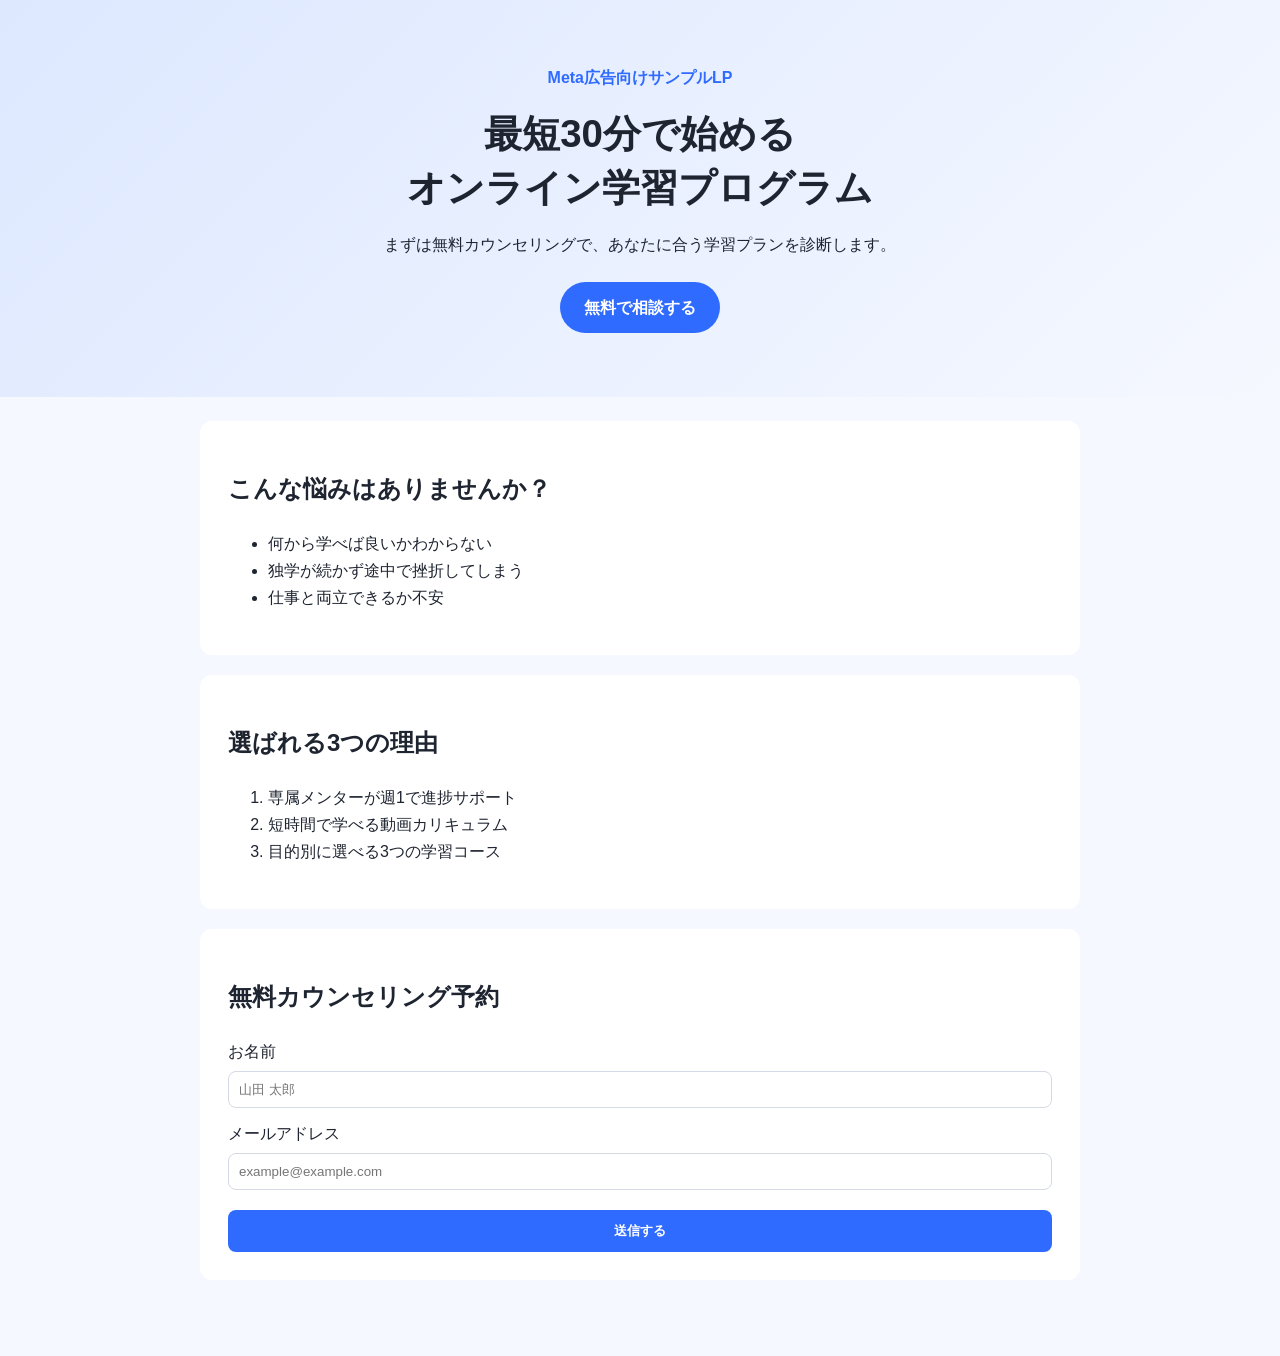
<file: practice/lp/meta/index.html>
<!doctype html>
<html lang="ja">
  <head>
    <meta charset="UTF-8" />
    <meta name="viewport" content="width=device-width, initial-scale=1.0" />
    <title>Meta広告向けLPサンプル</title>
    <link rel="stylesheet" href="./style.css" />
  </head>
  <body>
    <header class="hero">
      <p class="tag">Meta広告向けサンプルLP</p>
      <h1>最短30分で始める
        オンライン学習プログラム</h1>
      <p class="lead">まずは無料カウンセリングで、あなたに合う学習プランを診断します。</p>
      <a class="cta" href="#form">無料で相談する</a>
    </header>

    <main>
      <section class="section">
        <h2>こんな悩みはありませんか？</h2>
        <ul>
          <li>何から学べば良いかわからない</li>
          <li>独学が続かず途中で挫折してしまう</li>
          <li>仕事と両立できるか不安</li>
        </ul>
      </section>

      <section class="section">
        <h2>選ばれる3つの理由</h2>
        <ol>
          <li>専属メンターが週1で進捗サポート</li>
          <li>短時間で学べる動画カリキュラム</li>
          <li>目的別に選べる3つの学習コース</li>
        </ol>
      </section>

      <section id="form" class="section form">
        <h2>無料カウンセリング予約</h2>
        <form>
          <label>お名前<input type="text" name="name" placeholder="山田 太郎" /></label>
          <label>メールアドレス<input type="email" name="email" placeholder="example@example.com" /></label>
          <button type="submit">送信する</button>
        </form>
      </section>
    </main>
  </body>
</html>
</file>
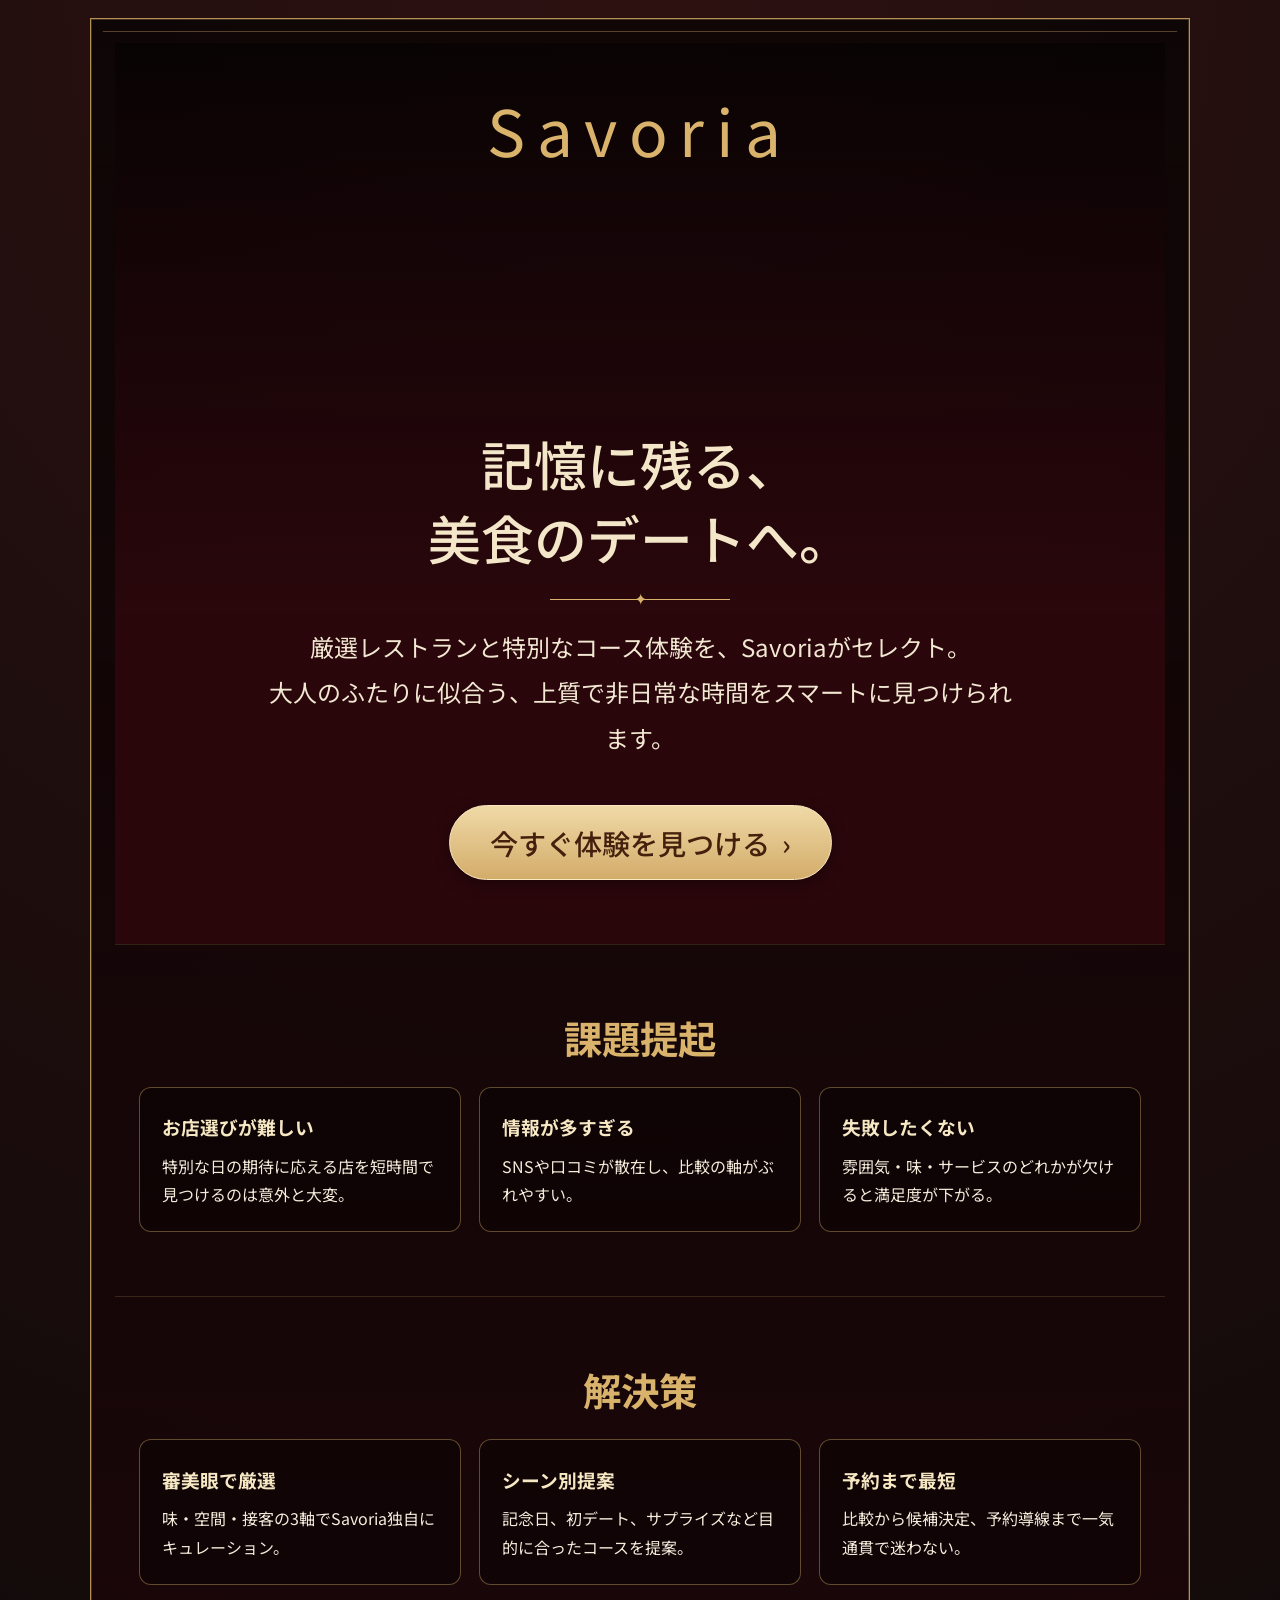
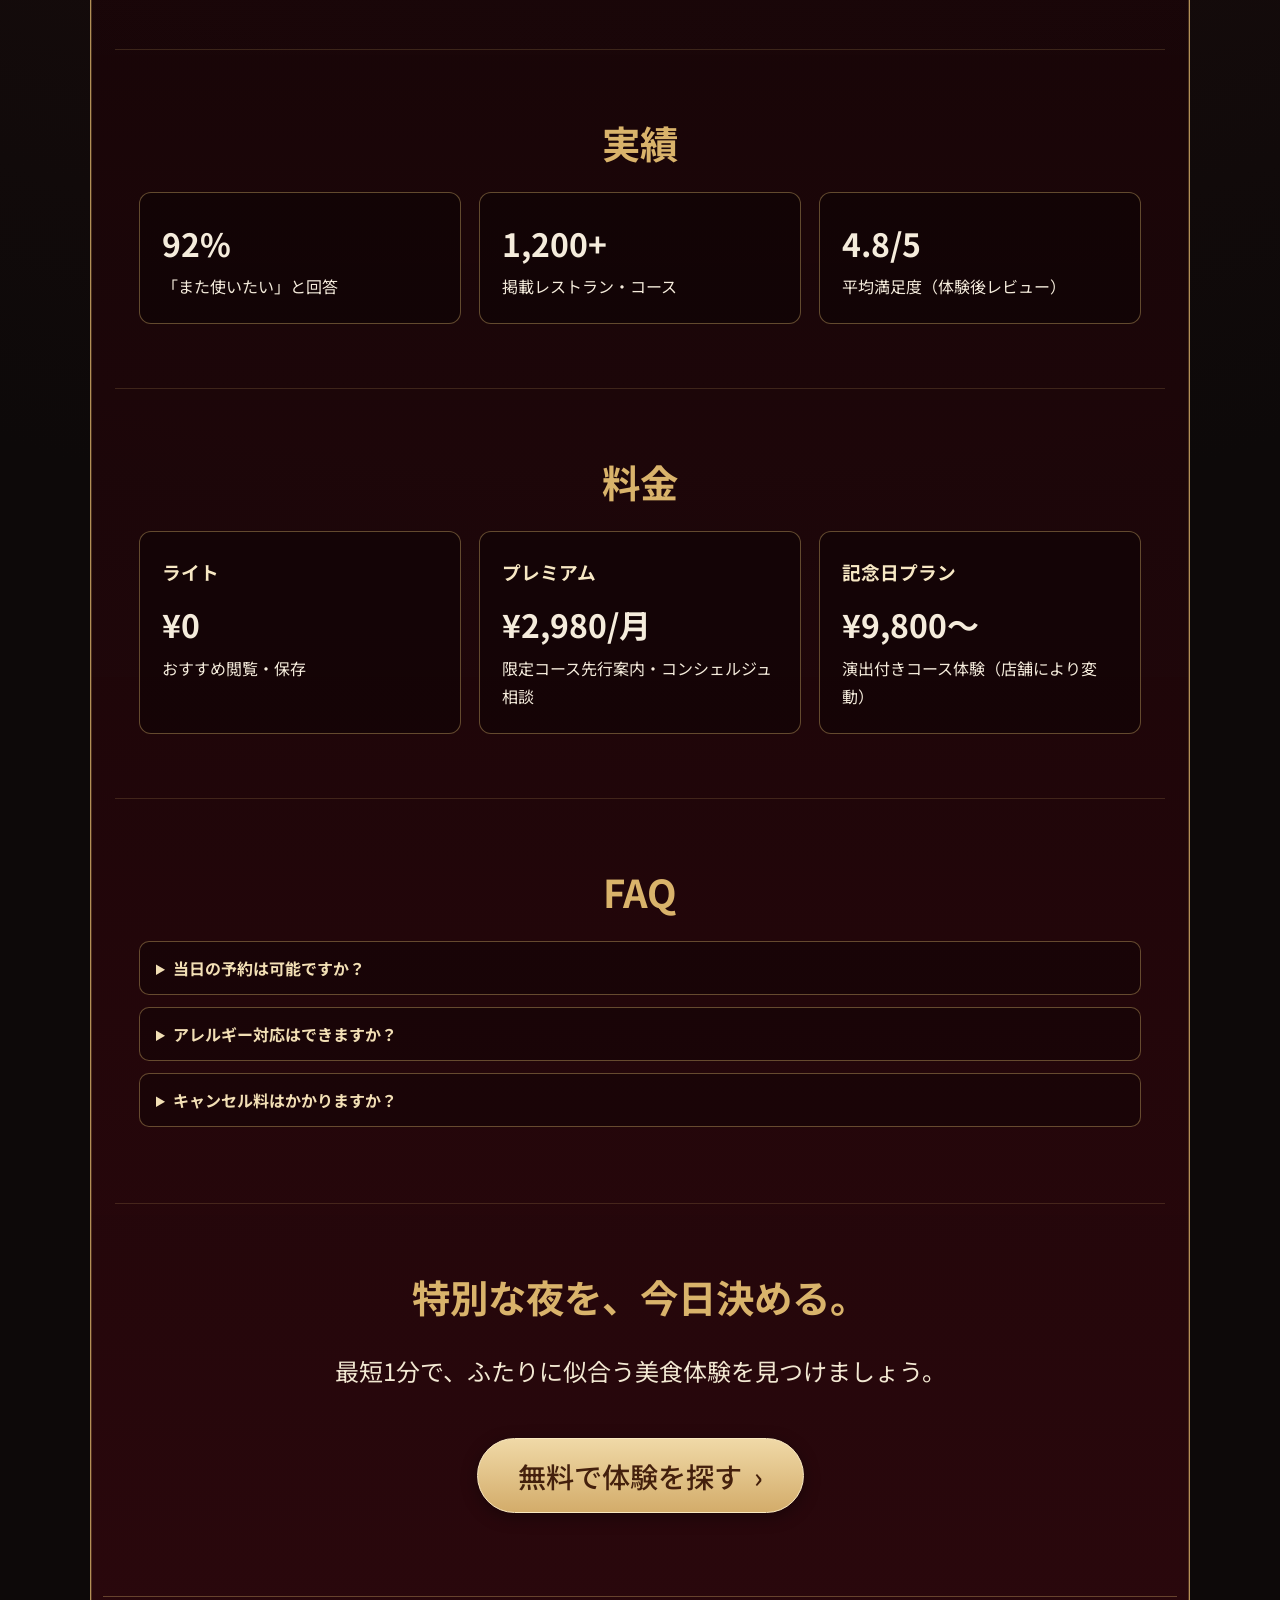
<file: practice/lp/savoria.html>
<!DOCTYPE html>
<html lang="ja">
  <head>
    <meta charset="UTF-8" />
    <meta name="viewport" content="width=device-width, initial-scale=1.0" />
    <title>Savoria | 記憶に残る、美食のデートへ。</title>
    <link rel="preconnect" href="https://fonts.googleapis.com" />
    <link rel="preconnect" href="https://fonts.gstatic.com" crossorigin />
    <link
      href="https://fonts.googleapis.com/css2?family=Noto+Sans+JP:wght@400;500;700&display=swap"
      rel="stylesheet"
    />
    <style>
      :root {
        --gold: #d9b36b;
        --deep: #120909;
        --wine: #2c070c;
        --cream: #f4e7c9;
        --text: #f7f1e2;
      }
      * { box-sizing: border-box; }
      body {
        margin: 0;
        font-family: "Noto Sans JP", sans-serif;
        background: radial-gradient(circle at 50% 0%, #2d1111 0%, #0d0909 65%);
        color: var(--text);
      }
      .frame {
        max-width: 1100px;
        margin: 18px auto;
        padding: 24px;
        border: 1px solid rgba(217, 179, 107, 0.8);
        position: relative;
        background: linear-gradient(180deg, rgba(0, 0, 0, 0.62), rgba(44, 7, 12, 0.92));
        box-shadow: 0 0 0 1px rgba(217, 179, 107, 0.24) inset;
      }
      .frame::before,
      .frame::after {
        content: "";
        position: absolute;
        left: 12px;
        right: 12px;
        height: 1px;
        background: rgba(217, 179, 107, 0.35);
      }
      .frame::before { top: 12px; }
      .frame::after { bottom: 12px; }
      section {
        padding: 64px 24px;
        border-bottom: 1px solid rgba(217, 179, 107, 0.18);
      }
      section:last-of-type { border-bottom: none; }
      .brand {
        font-size: clamp(2rem, 5vw, 4.2rem);
        letter-spacing: 0.18em;
        color: var(--gold);
        text-align: center;
        margin: 0;
      }
      .hero {
        padding-top: 40px;
        background:
          linear-gradient(to bottom, rgba(0, 0, 0, 0.45), rgba(44, 7, 12, 0.93) 65%),
          url("https://images.unsplash.com/photo-1414235077428-338989a2e8c0?auto=format&fit=crop&w=1800&q=80")
            center / cover no-repeat;
      }
      .hero-copy {
        max-width: 760px;
        margin: 28vh auto 0;
        text-align: center;
      }
      h2 {
        font-size: clamp(1.8rem, 4.5vw, 3.3rem);
        line-height: 1.4;
        color: var(--cream);
        font-weight: 500;
        margin: 0.2em 0;
      }
      .lead {
        font-size: clamp(1rem, 2vw, 1.5rem);
        line-height: 1.9;
        color: #f2e8d2;
      }
      .divider {
        width: 180px;
        height: 1px;
        background: var(--gold);
        margin: 24px auto;
        position: relative;
      }
      .divider::after {
        content: "✦";
        position: absolute;
        left: 50%;
        top: -13px;
        translate: -50% 0;
        color: var(--gold);
      }
      .cta-btn {
        display: inline-flex;
        gap: 12px;
        align-items: center;
        justify-content: center;
        margin-top: 20px;
        padding: 16px 40px;
        background: linear-gradient(180deg, #f0d9a7, #d3ac6a);
        color: #44200d;
        text-decoration: none;
        border-radius: 999px;
        border: 1px solid #f9e9c1;
        font-size: clamp(1.1rem, 2.2vw, 2rem);
        font-weight: 500;
        box-shadow: 0 4px 16px rgba(0, 0, 0, 0.35);
      }
      .sec-title {
        font-size: clamp(1.5rem, 3vw, 2.4rem);
        color: var(--gold);
        margin: 0 0 22px;
        text-align: center;
      }
      .cards {
        display: grid;
        gap: 18px;
        grid-template-columns: repeat(auto-fit, minmax(220px, 1fr));
      }
      .card {
        padding: 22px;
        border: 1px solid rgba(217, 179, 107, 0.4);
        background: rgba(0, 0, 0, 0.3);
        border-radius: 12px;
      }
      .card h3 {
        margin: 0.2em 0 0.6em;
        color: #f7e8c4;
      }
      .card p {
        margin: 0;
        line-height: 1.8;
        color: #f5ecdc;
      }
      .price {
        font-size: 2rem;
        color: var(--cream);
        font-weight: 700;
      }
      .faq details {
        border: 1px solid rgba(217, 179, 107, 0.4);
        padding: 14px 16px;
        border-radius: 10px;
        background: rgba(0, 0, 0, 0.28);
        margin-bottom: 12px;
      }
      .faq summary {
        cursor: pointer;
        font-weight: 700;
        color: #f2dfb5;
      }
      .faq p {
        margin: 10px 0 2px;
        color: #f5ecdc;
        line-height: 1.8;
      }
      .cta {
        text-align: center;
        padding-bottom: 72px;
      }
      @media (max-width: 768px) {
        .frame {
          margin: 0;
          padding: 14px;
          border-left: none;
          border-right: none;
        }
        .hero-copy { margin-top: 20vh; }
        section { padding: 48px 14px; }
      }
    </style>
  </head>
  <body>
    <main class="frame">
      <section class="hero" id="fv">
        <p class="brand">Savoria</p>
        <div class="hero-copy">
          <h2>記憶に残る、<br />美食のデートへ。</h2>
          <div class="divider"></div>
          <p class="lead">
            厳選レストランと特別なコース体験を、Savoriaがセレクト。<br />
            大人のふたりに似合う、上質で非日常な時間をスマートに見つけられます。
          </p>
          <a href="#cta" class="cta-btn">今すぐ体験を見つける <span>›</span></a>
        </div>
      </section>

      <section id="issue">
        <h3 class="sec-title">課題提起</h3>
        <div class="cards">
          <article class="card"><h3>お店選びが難しい</h3><p>特別な日の期待に応える店を短時間で見つけるのは意外と大変。</p></article>
          <article class="card"><h3>情報が多すぎる</h3><p>SNSや口コミが散在し、比較の軸がぶれやすい。</p></article>
          <article class="card"><h3>失敗したくない</h3><p>雰囲気・味・サービスのどれかが欠けると満足度が下がる。</p></article>
        </div>
      </section>

      <section id="solution">
        <h3 class="sec-title">解決策</h3>
        <div class="cards">
          <article class="card"><h3>審美眼で厳選</h3><p>味・空間・接客の3軸でSavoria独自にキュレーション。</p></article>
          <article class="card"><h3>シーン別提案</h3><p>記念日、初デート、サプライズなど目的に合ったコースを提案。</p></article>
          <article class="card"><h3>予約まで最短</h3><p>比較から候補決定、予約導線まで一気通貫で迷わない。</p></article>
        </div>
      </section>

      <section id="results">
        <h3 class="sec-title">実績</h3>
        <div class="cards">
          <article class="card"><p class="price">92%</p><p>「また使いたい」と回答</p></article>
          <article class="card"><p class="price">1,200+</p><p>掲載レストラン・コース</p></article>
          <article class="card"><p class="price">4.8/5</p><p>平均満足度（体験後レビュー）</p></article>
        </div>
      </section>

      <section id="pricing">
        <h3 class="sec-title">料金</h3>
        <div class="cards">
          <article class="card"><h3>ライト</h3><p class="price">¥0</p><p>おすすめ閲覧・保存</p></article>
          <article class="card"><h3>プレミアム</h3><p class="price">¥2,980/月</p><p>限定コース先行案内・コンシェルジュ相談</p></article>
          <article class="card"><h3>記念日プラン</h3><p class="price">¥9,800〜</p><p>演出付きコース体験（店舗により変動）</p></article>
        </div>
      </section>

      <section id="faq" class="faq">
        <h3 class="sec-title">FAQ</h3>
        <details><summary>当日の予約は可能ですか？</summary><p>店舗枠が空いていれば可能です。即時予約対応の表示をご確認ください。</p></details>
        <details><summary>アレルギー対応はできますか？</summary><p>予約時の要望入力で各店舗に共有されます。詳細は店舗確認となります。</p></details>
        <details><summary>キャンセル料はかかりますか？</summary><p>コース・店舗ごとに規定が異なります。申込前に必ず表示条件をご確認ください。</p></details>
      </section>

      <section id="cta" class="cta">
        <h3 class="sec-title">特別な夜を、今日決める。</h3>
        <p class="lead">最短1分で、ふたりに似合う美食体験を見つけましょう。</p>
        <a href="#" class="cta-btn">無料で体験を探す <span>›</span></a>
      </section>
    </main>
  </body>
</html>
</file>
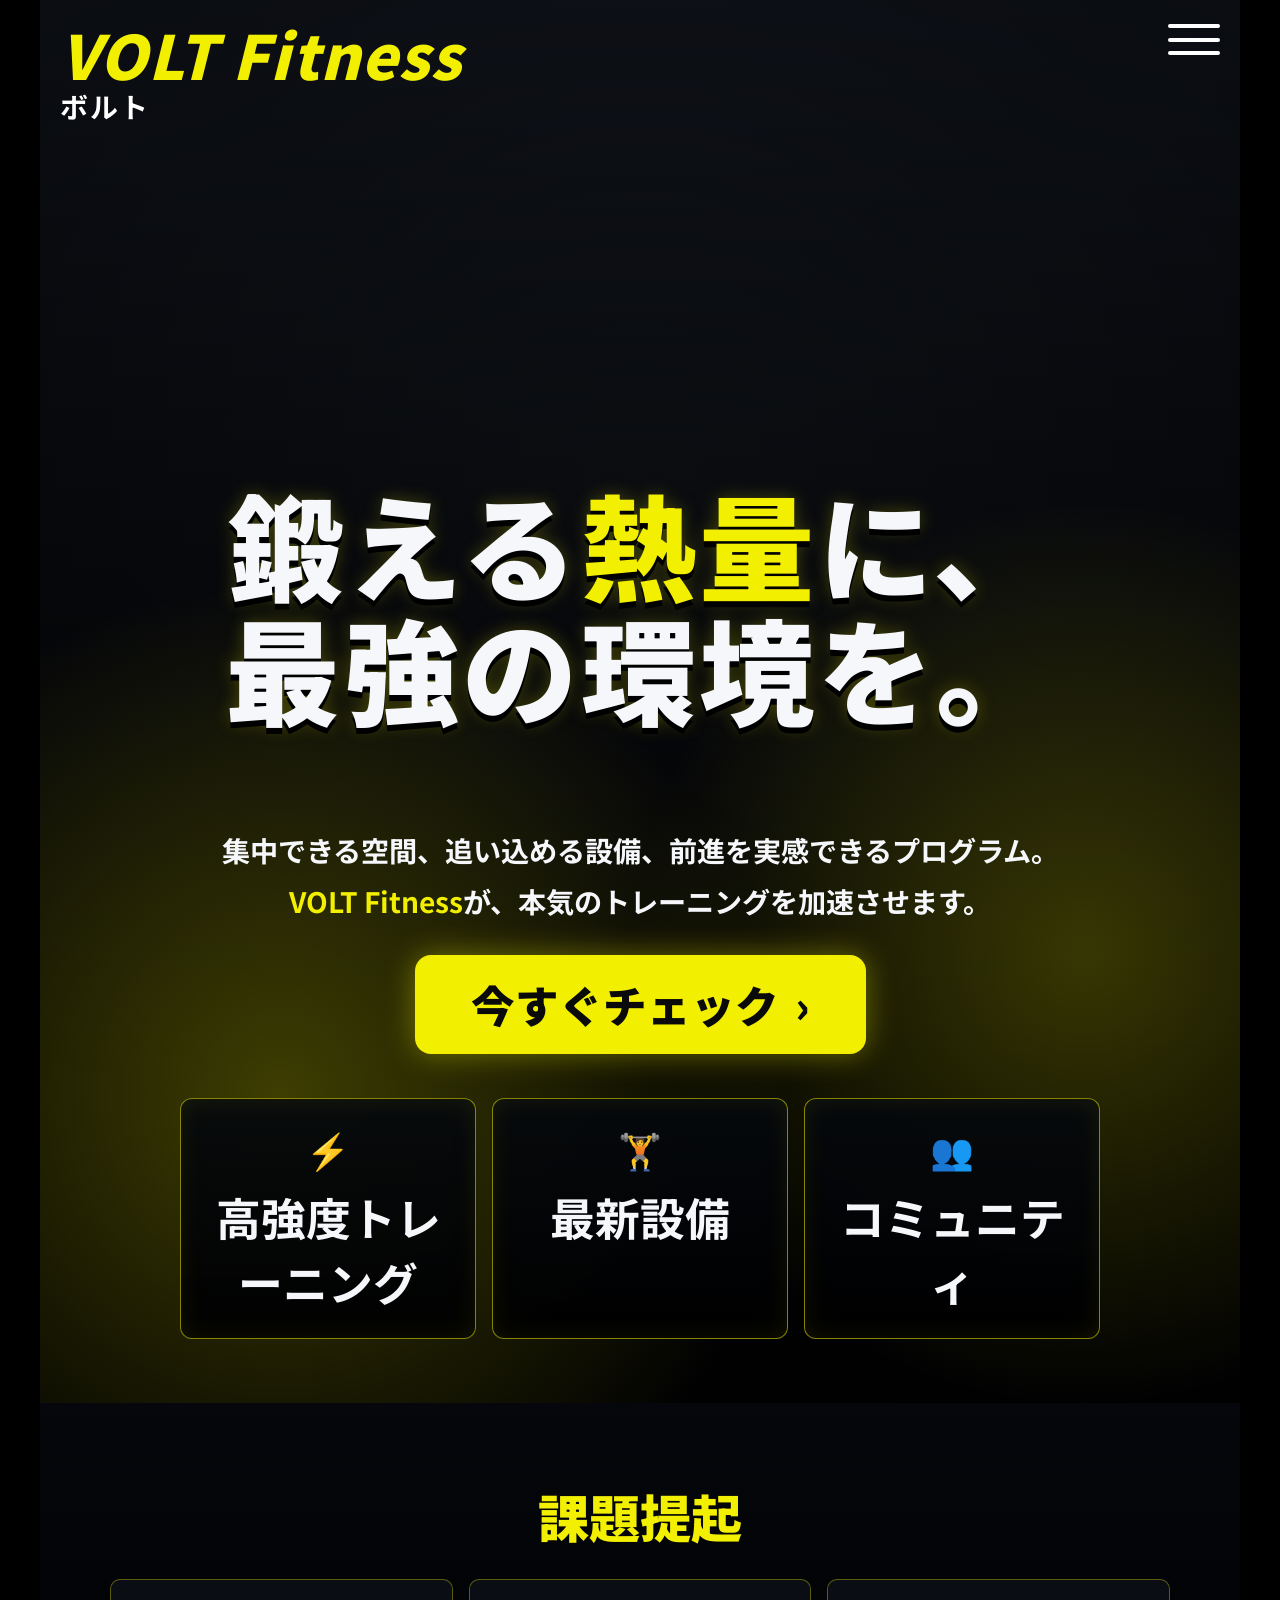
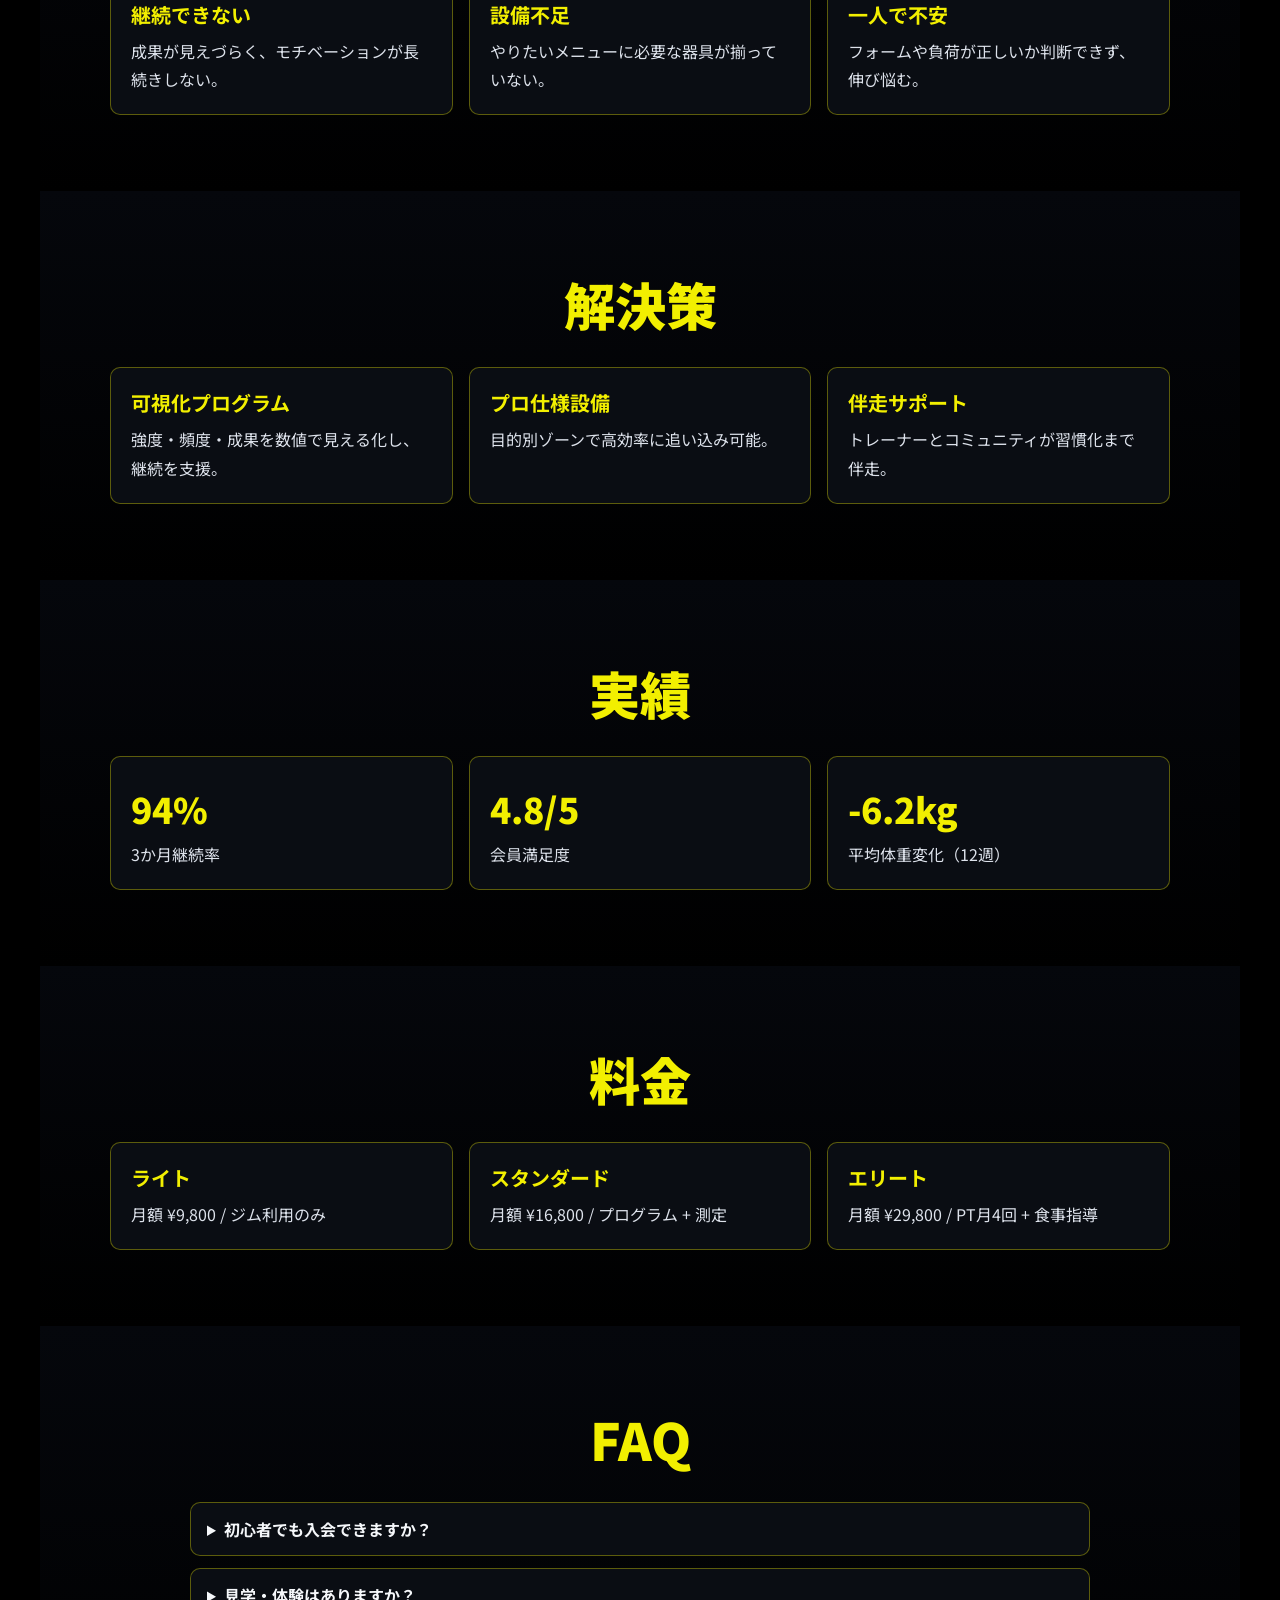
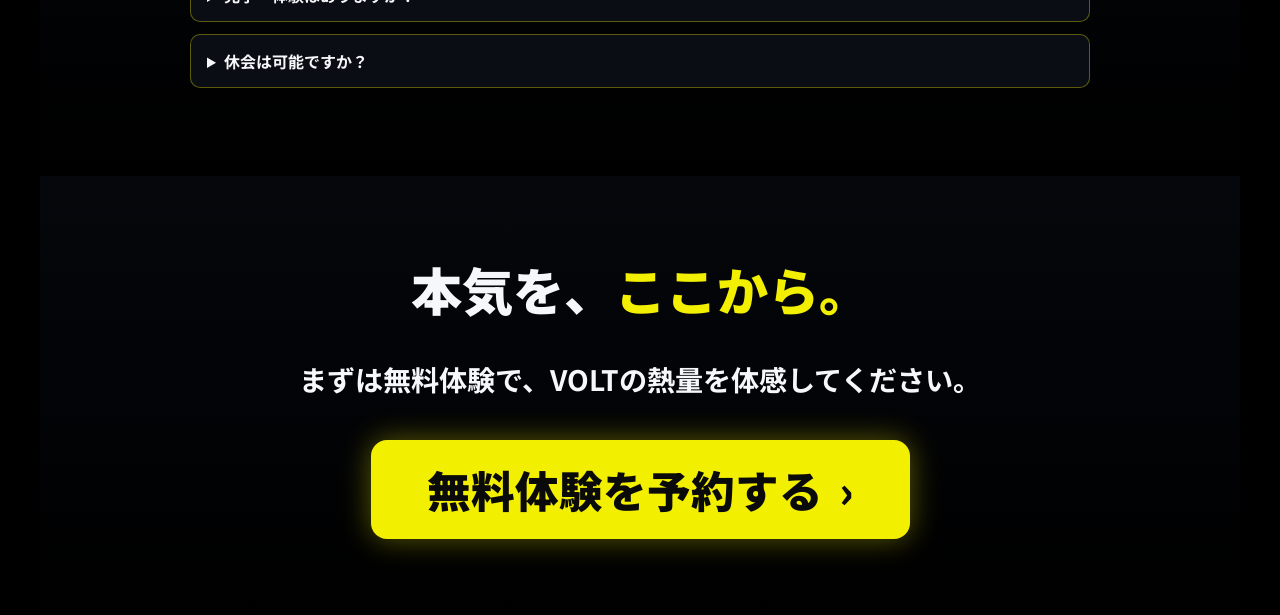
<file: practice/lp/volt-fitness.html>
<!DOCTYPE html>
<html lang="ja">
<head>
  <meta charset="UTF-8" />
  <meta name="viewport" content="width=device-width, initial-scale=1.0" />
  <title>VOLT Fitness | 鍛える熱量に、最強の環境を。</title>
  <link rel="preconnect" href="https://fonts.googleapis.com">
  <link rel="preconnect" href="https://fonts.gstatic.com" crossorigin>
  <link href="https://fonts.googleapis.com/css2?family=Noto+Sans+JP:wght@400;700;900&display=swap" rel="stylesheet">
  <style>
    :root{--bg:#040507;--panel:#0a0d12;--line:#2a2f39;--yellow:#f2ef00;--text:#f5f7fa}
    *{box-sizing:border-box} body{margin:0;font-family:'Noto Sans JP',sans-serif;background:#000;color:var(--text)}
    .lp{max-width:1200px;margin:0 auto;background:radial-gradient(circle at 50% 12%,#1a1f29 0,#07090f 40%,#000 85%)}
    .hero{min-height:100vh;position:relative;padding:24px 20px 64px;overflow:hidden;background:
      linear-gradient(180deg,rgba(0,0,0,.35),rgba(0,0,0,.92) 75%),
      url('https://images.unsplash.com/photo-1534438327276-14e5300c3a48?auto=format&fit=crop&w=1800&q=80') center/cover no-repeat}
    .hero:before{content:'';position:absolute;inset:0;background:radial-gradient(circle at 20% 78%,rgba(242,239,0,.25),transparent 35%),radial-gradient(circle at 87% 68%,rgba(242,239,0,.22),transparent 32%);pointer-events:none}
    .top{display:flex;justify-content:space-between;align-items:flex-start;position:relative;z-index:2}
    .logo{font-weight:900;font-size:clamp(2rem,5vw,3.8rem);line-height:1;color:var(--yellow);font-style:italic;letter-spacing:.02em}
    .logo small{display:block;color:#fff;font-size:.46em;font-style:normal;font-weight:700;letter-spacing:.08em;margin-top:8px}
    .menu{width:52px;height:34px;display:grid;gap:7px}.menu span{display:block;height:4px;background:#fff;border-radius:4px}
    .hero-inner{max-width:920px;margin:40vh auto 0;text-align:center;position:relative;z-index:2}
    .catch{font-size:clamp(2.2rem,9vw,8rem);line-height:1.08;font-weight:900;letter-spacing:.03em;text-shadow:0 6px 0 #000,0 0 18px rgba(242,239,0,.25)}
    .catch .y{color:var(--yellow)}
    .sub{font-size:clamp(1rem,2.2vw,2rem);line-height:1.8;font-weight:700;margin:28px auto;max-width:880px}
    .sub strong{color:var(--yellow)}
    .btn{display:inline-flex;align-items:center;justify-content:center;gap:16px;text-decoration:none;background:var(--yellow);color:#0a0a0a;padding:18px 56px;border-radius:16px;font-size:clamp(1.4rem,3.4vw,3rem);font-weight:900;box-shadow:0 0 30px rgba(242,239,0,.38)}
    .stats{display:grid;gap:16px;grid-template-columns:repeat(3,minmax(0,1fr));margin-top:44px}
    .stat{background:linear-gradient(180deg,rgba(5,8,13,.92),rgba(0,0,0,.96));border:1px solid rgba(242,239,0,.55);border-radius:12px;padding:24px 14px;text-align:center;box-shadow:inset 0 0 24px rgba(242,239,0,.08)}
    .stat .i{font-size:2.2rem;color:var(--yellow)} .stat h3{margin:10px 0 0;font-size:clamp(1.5rem,3.5vw,2.9rem)}
    section{padding:76px 20px;background:linear-gradient(180deg,#05070c,#000)}
    .title{font-size:clamp(1.8rem,4vw,3.2rem);text-align:center;margin:0 0 26px;font-weight:900}.title span{color:var(--yellow)}
    .cards{display:grid;gap:16px;grid-template-columns:repeat(auto-fit,minmax(220px,1fr));max-width:1060px;margin:0 auto}
    .card{background:#0a0d13;border:1px solid rgba(242,239,0,.35);padding:20px;border-radius:10px}
    .card h3{margin:0 0 8px;color:var(--yellow);font-size:1.25rem}.card p{margin:0;line-height:1.8;color:#dde2eb}
    .results .card p:first-child{font-size:2.2rem;font-weight:900;color:var(--yellow)}
    .faq details{max-width:900px;margin:0 auto 12px;background:#0a0d13;border:1px solid rgba(242,239,0,.35);padding:14px 16px;border-radius:10px}
    .faq summary{cursor:pointer;font-weight:700}.faq p{margin:8px 0 0;line-height:1.8;color:#dde2eb}
    .cta{text-align:center}.cta .btn{margin-top:8px}
    @media (max-width:768px){.hero{padding:18px 14px 52px}.hero-inner{margin-top:28vh}.stats{grid-template-columns:1fr}.btn{width:100%;padding:16px 22px;border-radius:12px}.menu{width:46px}}
  </style>
</head>
<body>
  <main class="lp">
    <section class="hero" id="fv">
      <div class="top">
        <div class="logo">VOLT Fitness<small>ボルト</small></div>
        <div class="menu" aria-label="menu"><span></span><span></span><span></span></div>
      </div>
      <div class="hero-inner">
        <h1 class="catch">鍛える<span class="y">熱量</span>に、<br>最強の環境を。</h1>
        <p class="sub">集中できる空間、追い込める設備、前進を実感できるプログラム。<br><strong>VOLT Fitness</strong>が、本気のトレーニングを加速させます。</p>
        <a href="#cta" class="btn">今すぐチェック <span>›</span></a>
        <div class="stats">
          <article class="stat"><div class="i">⚡</div><h3>高強度トレーニング</h3></article>
          <article class="stat"><div class="i">🏋</div><h3>最新設備</h3></article>
          <article class="stat"><div class="i">👥</div><h3>コミュニティ</h3></article>
        </div>
      </div>
    </section>

    <section id="issue"><h2 class="title"><span>課題提起</span></h2><div class="cards"><article class="card"><h3>継続できない</h3><p>成果が見えづらく、モチベーションが長続きしない。</p></article><article class="card"><h3>設備不足</h3><p>やりたいメニューに必要な器具が揃っていない。</p></article><article class="card"><h3>一人で不安</h3><p>フォームや負荷が正しいか判断できず、伸び悩む。</p></article></div></section>
    <section id="solution"><h2 class="title"><span>解決策</span></h2><div class="cards"><article class="card"><h3>可視化プログラム</h3><p>強度・頻度・成果を数値で見える化し、継続を支援。</p></article><article class="card"><h3>プロ仕様設備</h3><p>目的別ゾーンで高効率に追い込み可能。</p></article><article class="card"><h3>伴走サポート</h3><p>トレーナーとコミュニティが習慣化まで伴走。</p></article></div></section>
    <section id="results" class="results"><h2 class="title"><span>実績</span></h2><div class="cards"><article class="card"><p>94%</p><p>3か月継続率</p></article><article class="card"><p>4.8/5</p><p>会員満足度</p></article><article class="card"><p>-6.2kg</p><p>平均体重変化（12週）</p></article></div></section>
    <section id="pricing"><h2 class="title"><span>料金</span></h2><div class="cards"><article class="card"><h3>ライト</h3><p>月額 ¥9,800 / ジム利用のみ</p></article><article class="card"><h3>スタンダード</h3><p>月額 ¥16,800 / プログラム + 測定</p></article><article class="card"><h3>エリート</h3><p>月額 ¥29,800 / PT月4回 + 食事指導</p></article></div></section>
    <section id="faq" class="faq"><h2 class="title"><span>FAQ</span></h2><details><summary>初心者でも入会できますか？</summary><p>はい。初回測定後、体力レベルに合わせたメニューを提案します。</p></details><details><summary>見学・体験はありますか？</summary><p>無料見学と体験セッションを随時受付しています。</p></details><details><summary>休会は可能ですか？</summary><p>マイページから申請でき、翌月から適用されます。</p></details></section>
    <section id="cta" class="cta"><h2 class="title">本気を、<span>ここから。</span></h2><p class="sub">まずは無料体験で、VOLTの熱量を体感してください。</p><a class="btn" href="#fv">無料体験を予約する <span>›</span></a></section>
  </main>
</body>
</html>
</file>
<file: practice/lp/meta/style.css>
:root {
  --bg: #f5f8ff;
  --text: #1e2430;
  --primary: #2f6bff;
  --primary-dark: #1f4dbe;
}

* { box-sizing: border-box; }
body {
  margin: 0;
  font-family: "Hiragino Kaku Gothic ProN", "Noto Sans JP", sans-serif;
  color: var(--text);
  background: var(--bg);
  line-height: 1.7;
}

.hero {
  padding: 64px 20px;
  text-align: center;
  background: linear-gradient(135deg, #dde8ff, #f5f8ff);
}

.hero h1 {
  margin: 16px auto;
  max-width: 680px;
  font-size: clamp(1.75rem, 3vw, 2.5rem);
  line-height: 1.4;
  white-space: pre-line;
}

.tag {
  margin: 0;
  color: var(--primary);
  font-weight: 700;
}

.lead {
  margin: 0 auto 24px;
  max-width: 620px;
}

.cta {
  display: inline-block;
  padding: 12px 24px;
  background: var(--primary);
  color: #fff;
  text-decoration: none;
  border-radius: 999px;
  font-weight: 700;
}

main {
  max-width: 920px;
  margin: 0 auto;
  padding: 24px 20px 56px;
}

.section {
  background: #fff;
  border-radius: 12px;
  padding: 28px;
  margin-bottom: 20px;
}

.form form {
  display: grid;
  gap: 12px;
}

input {
  width: 100%;
  margin-top: 6px;
  padding: 10px;
  border: 1px solid #d4d9e3;
  border-radius: 8px;
}

button {
  margin-top: 8px;
  padding: 12px;
  border: none;
  border-radius: 8px;
  background: var(--primary);
  color: #fff;
  font-weight: 700;
  cursor: pointer;
}

button:hover,
.cta:hover {
  background: var(--primary-dark);
}
</file>
